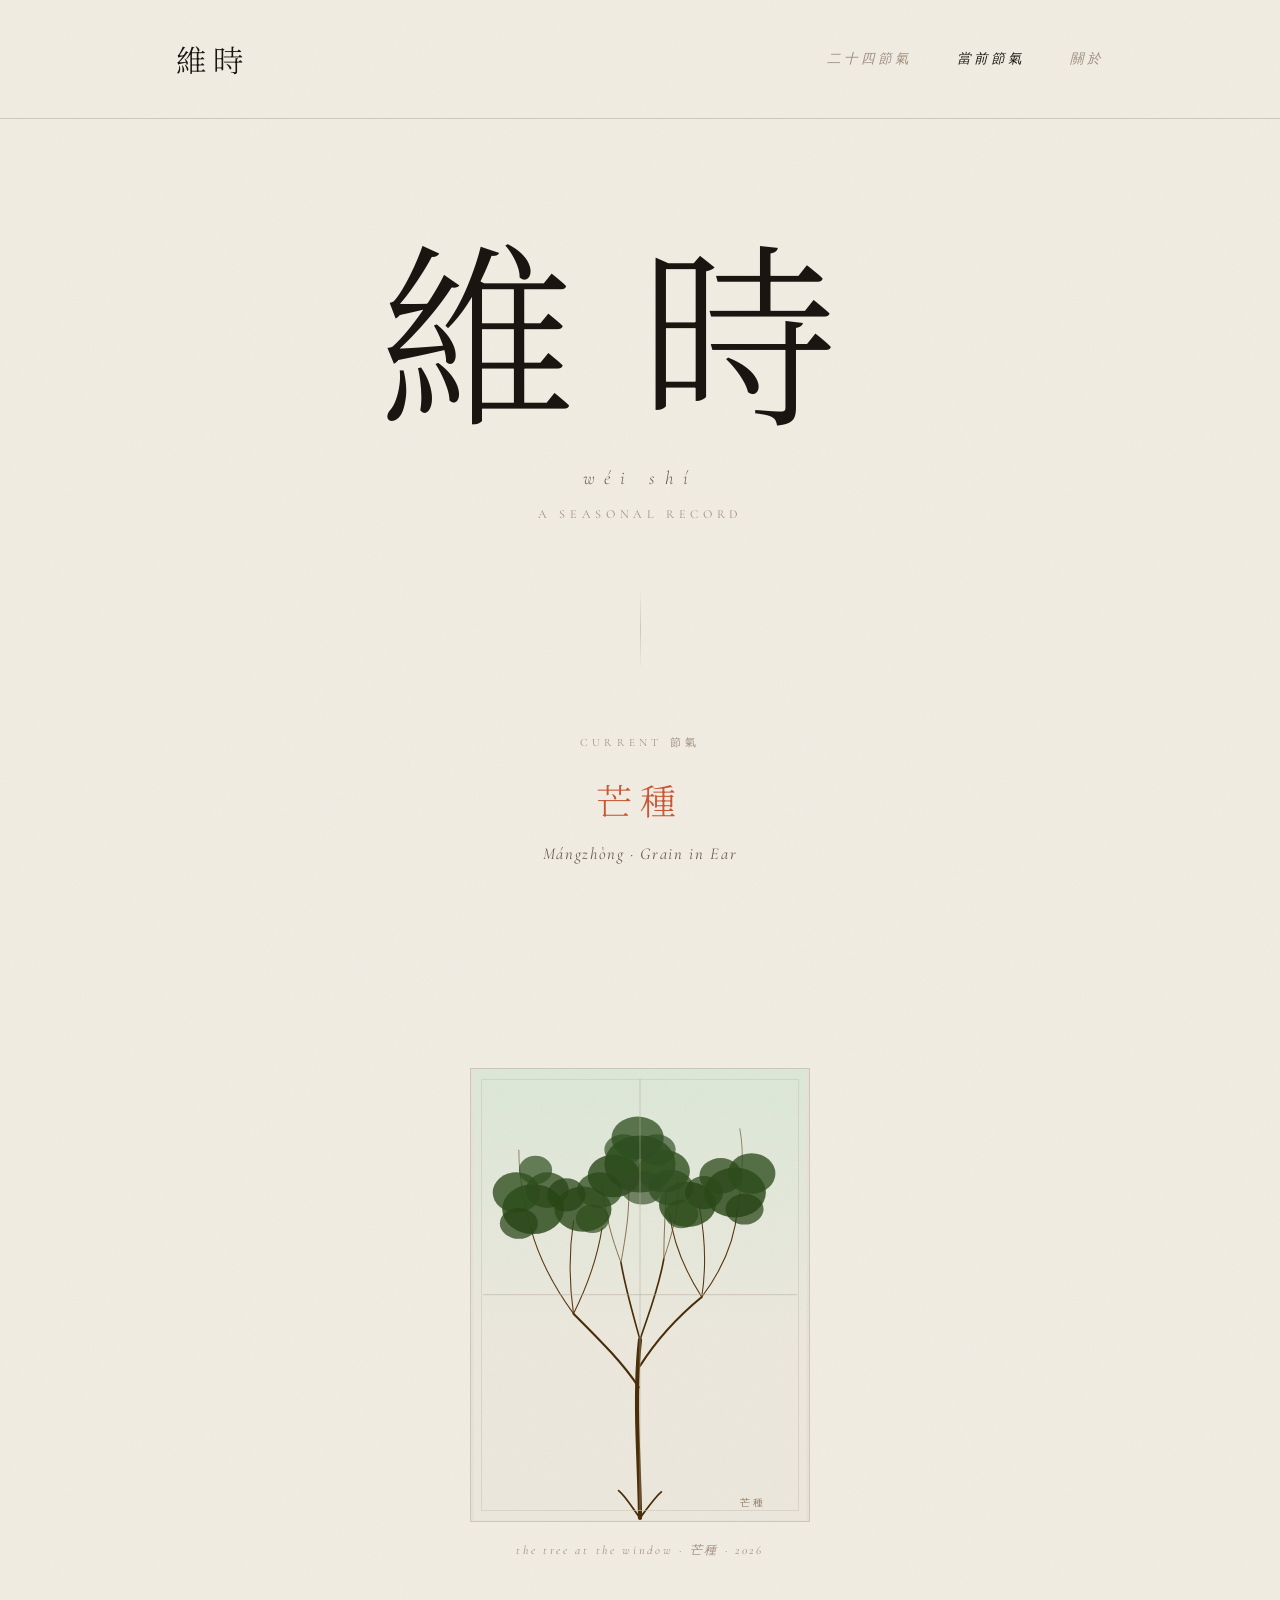
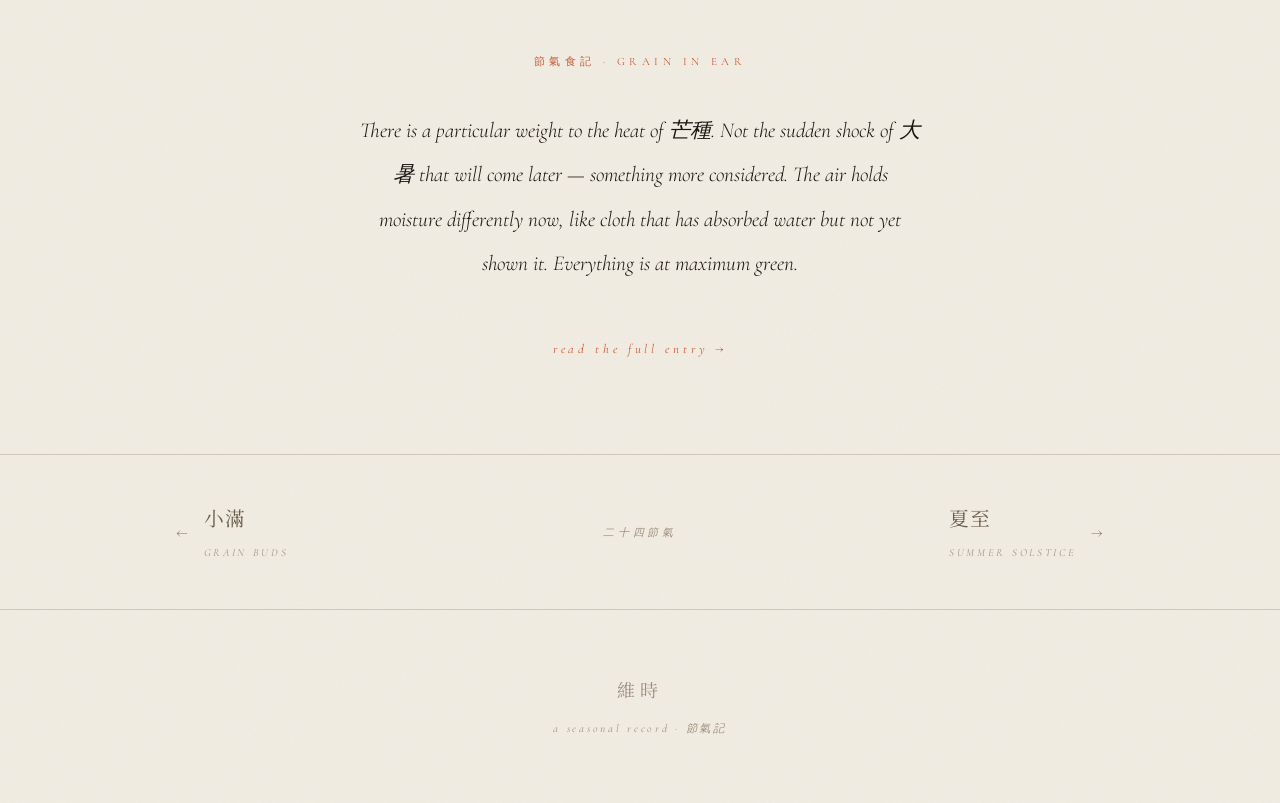
<file: index-cream.html>
<!DOCTYPE html>
<html lang="zh-Hant">
<head>
  <meta charset="UTF-8">
  <meta name="viewport" content="width=device-width, initial-scale=1.0">
  <title>維時 — 節氣記</title>
  <link rel="preconnect" href="https://fonts.googleapis.com">
  <link rel="preconnect" href="https://fonts.gstatic.com" crossorigin>
  <link href="https://fonts.googleapis.com/css2?family=Cormorant+Garamond:ital,wght@0,300;0,400;0,600;1,300;1,400;1,600&family=Noto+Serif+SC:wght@300;400&display=swap" rel="stylesheet">
  <link rel="stylesheet" href="css/main.css">
</head>
<body>

  <header class="site-header">
    <div class="site-header__inner">
      <a href="index.html" class="site-logo">維時</a>
      <nav class="site-nav">
        <a href="jieqi.html">二十四節氣</a>
        <a href="mangzhong.html" class="active">當前節氣</a>
        <a href="#">關於</a>
      </nav>
    </div>
  </header>

  <main>

    <!-- HERO -->
    <section class="hero">
      <div class="hero-logotype">維時</div>
      <div class="hero-sub">wéi shí</div>
      <div class="hero-gloss">a seasonal record</div>

      <div class="hero-spine"></div>

      <div>
        <div class="hero-term-now">current 節氣</div>
        <div class="hero-term-chinese">芒種</div>
        <div class="hero-term-pinyin">Mángzhòng &middot; Grain in Ear</div>
      </div>
    </section>

    <!-- TREE WINDOW -->
    <div class="container">
      <div class="tree-window-wrap">
        <div class="tree-window">
          <!-- One tree. One window. Summer. -->
          <svg xmlns="http://www.w3.org/2000/svg" viewBox="0 0 280 380" class="tree-window__svg"
               role="img" aria-label="Ink sketch: a tree in full summer leaf seen through a window">
            <defs>
              <linearGradient id="sky" x1="0" y1="0" x2="0" y2="1">
                <stop offset="0%" stop-color="#dce8d8"/>
                <stop offset="100%" stop-color="#ede8de"/>
              </linearGradient>
            </defs>

            <!-- ground -->
            <rect width="280" height="380" fill="#ede8de"/>
            <rect width="280" height="240" fill="url(#sky)"/>

            <!-- trunk -->
            <path d="M140 378 C140 365 139 340 138 310 C137 280 137 255 140 228"
                  stroke="#4a2e08" stroke-width="3.5" fill="none" stroke-linecap="round"/>
            <!-- root flare -->
            <path d="M140 378 C134 370 128 360 122 355" stroke="#4a2e08" stroke-width="1.5" fill="none" stroke-linecap="round"/>
            <path d="M140 378 C146 370 153 360 158 356" stroke="#4a2e08" stroke-width="1.5" fill="none" stroke-linecap="round"/>

            <!-- primary branches -->
            <path d="M139 268 C126 248 108 230 84 206"  stroke="#4a2e08" stroke-width="1.8" fill="none" stroke-linecap="round"/>
            <path d="M140 250 C154 228 170 210 192 192"  stroke="#4a2e08" stroke-width="1.8" fill="none" stroke-linecap="round"/>
            <path d="M140 228 C134 206 128 186 124 163"  stroke="#4a2e08" stroke-width="1.4" fill="none" stroke-linecap="round"/>
            <path d="M140 228 C148 204 156 184 160 160"  stroke="#4a2e08" stroke-width="1.4" fill="none" stroke-linecap="round"/>

            <!-- secondary branches L -->
            <path d="M84 206 C68 184 55 160 48 134"   stroke="#5a3810" stroke-width="0.9" fill="none" stroke-linecap="round"/>
            <path d="M84 206 C80 178 80 155 84 128"   stroke="#5a3810" stroke-width="0.9" fill="none" stroke-linecap="round"/>
            <path d="M84 206 C96 182 104 160 108 134"  stroke="#5a3810" stroke-width="0.9" fill="none" stroke-linecap="round"/>

            <!-- secondary branches R -->
            <path d="M192 192 C210 168 220 144 222 118" stroke="#5a3810" stroke-width="0.9" fill="none" stroke-linecap="round"/>
            <path d="M192 192 C196 166 195 142 190 116" stroke="#5a3810" stroke-width="0.9" fill="none" stroke-linecap="round"/>
            <path d="M192 192 C178 170 168 148 165 122"  stroke="#5a3810" stroke-width="0.9" fill="none" stroke-linecap="round"/>

            <!-- tertiary -->
            <path d="M124 163 C116 142 110 120 108 97"  stroke="#6a4418" stroke-width="0.6" fill="none"/>
            <path d="M124 163 C128 140 132 118 130 94"  stroke="#6a4418" stroke-width="0.6" fill="none"/>
            <path d="M160 160 C160 136 162 114 162 90"  stroke="#6a4418" stroke-width="0.6" fill="none"/>
            <path d="M160 160 C168 136 174 114 172 90"  stroke="#6a4418" stroke-width="0.6" fill="none"/>
            <path d="M48 134 C42 112 38 90 38 68"       stroke="#6a4418" stroke-width="0.5" fill="none"/>
            <path d="M222 118 C226 94 228 72 224 50"    stroke="#6a4418" stroke-width="0.5" fill="none"/>

            <!-- leaf masses — summer, full, dense; botanical ink on cream -->
            <!-- far left -->
            <ellipse cx="50" cy="118" rx="26" ry="21" fill="#2a4818" opacity="0.82"/>
            <ellipse cx="36" cy="104" rx="20" ry="17" fill="#2e4e1c" opacity="0.78"/>
            <ellipse cx="62" cy="102" rx="18" ry="15" fill="#2c4a1a" opacity="0.75"/>
            <ellipse cx="38" cy="130" rx="16" ry="13" fill="#284416" opacity="0.72"/>
            <ellipse cx="52" cy="85"  rx="14" ry="12" fill="#305020" opacity="0.70"/>

            <!-- left mid -->
            <ellipse cx="92"  cy="118" rx="24" ry="19" fill="#2c4a1a" opacity="0.80"/>
            <ellipse cx="106" cy="102" rx="19" ry="15" fill="#305020" opacity="0.76"/>
            <ellipse cx="78"  cy="106" rx="16" ry="14" fill="#284416" opacity="0.72"/>
            <ellipse cx="100" cy="126" rx="14" ry="12" fill="#2e4e1c" opacity="0.70"/>

            <!-- center -->
            <ellipse cx="140" cy="80" rx="30" ry="24" fill="#2e5020" opacity="0.84"/>
            <ellipse cx="118" cy="90" rx="22" ry="18" fill="#2a4818" opacity="0.80"/>
            <ellipse cx="160" cy="86" rx="22" ry="18" fill="#305220" opacity="0.80"/>
            <ellipse cx="138" cy="58" rx="22" ry="18" fill="#2c4c1c" opacity="0.74"/>
            <ellipse cx="142" cy="100" rx="18" ry="14" fill="#344e24" opacity="0.65"/>
            <ellipse cx="126" cy="68" rx="16" ry="13" fill="#2e5020" opacity="0.68"/>
            <ellipse cx="154" cy="68" rx="16" ry="13" fill="#304e22" opacity="0.68"/>

            <!-- right mid -->
            <ellipse cx="180" cy="114" rx="24" ry="19" fill="#2c4a1a" opacity="0.80"/>
            <ellipse cx="166" cy="100" rx="19" ry="15" fill="#305020" opacity="0.76"/>
            <ellipse cx="194" cy="104" rx="16" ry="14" fill="#284416" opacity="0.72"/>
            <ellipse cx="175" cy="122" rx="14" ry="12" fill="#2e4e1c" opacity="0.70"/>

            <!-- far right -->
            <ellipse cx="220" cy="104" rx="26" ry="21" fill="#2a4818" opacity="0.82"/>
            <ellipse cx="234" cy="88"  rx="20" ry="17" fill="#2e4e1c" opacity="0.78"/>
            <ellipse cx="208" cy="90"  rx="18" ry="15" fill="#2c4a1a" opacity="0.75"/>
            <ellipse cx="228" cy="118" rx="16" ry="13" fill="#284416" opacity="0.72"/>

            <!-- window panes (very subtle) -->
            <line x1="140" y1="8" x2="140" y2="372" stroke="#b8ad9e" stroke-width="1" opacity="0.45"/>
            <line x1="8"   y1="190" x2="272" y2="190" stroke="#b8ad9e" stroke-width="1" opacity="0.45"/>

            <!-- seasonal glyph, small -->
            <text x="224" y="368" font-family="serif" font-size="8.5" fill="#6a4e2e"
                  letter-spacing="3" opacity="0.7">芒種</text>
          </svg>
        </div>
        <p class="tree-window__caption">the tree at the window &middot; 芒種 &middot; 2026</p>
      </div>

      <!-- ENTRY EXCERPT -->
      <div class="entry-excerpt-wrap">
        <div class="entry-excerpt-label">節氣食記 &middot; grain in ear</div>
        <p class="entry-excerpt-text">
          There is a particular weight to the heat of 芒種. Not the sudden shock of 大暑 that will come later — something more considered. The air holds moisture differently now, like cloth that has absorbed water but not yet shown it. Everything is at maximum green.
        </p>
        <a href="mangzhong.html" class="cta-link">read the full entry &rarr;</a>
      </div>
    </div>

  </main>

  <!-- TERM NAVIGATION -->
  <nav class="term-nav" aria-label="Solar term navigation">
    <div class="term-nav__inner">
      <a href="#" class="term-nav__prev" aria-label="Previous: 小滿">
        <span class="term-nav__arrow">&larr;</span>
        <span>
          <span class="term-nav__chinese">小滿</span>
          <span class="term-nav__label">grain buds</span>
        </span>
      </a>
      <div class="term-nav__center">
        <a href="jieqi.html">二十四節氣</a>
      </div>
      <a href="#" class="term-nav__next" aria-label="Next: 夏至">
        <span>
          <span class="term-nav__chinese">夏至</span>
          <span class="term-nav__label">summer solstice</span>
        </span>
        <span class="term-nav__arrow">&rarr;</span>
      </a>
    </div>
  </nav>

  <footer class="site-footer">
    <span class="site-footer__chinese">維時</span>
    <p class="site-footer__text">a seasonal record &middot; 節氣記</p>
  </footer>

</body>
</html>
</file>
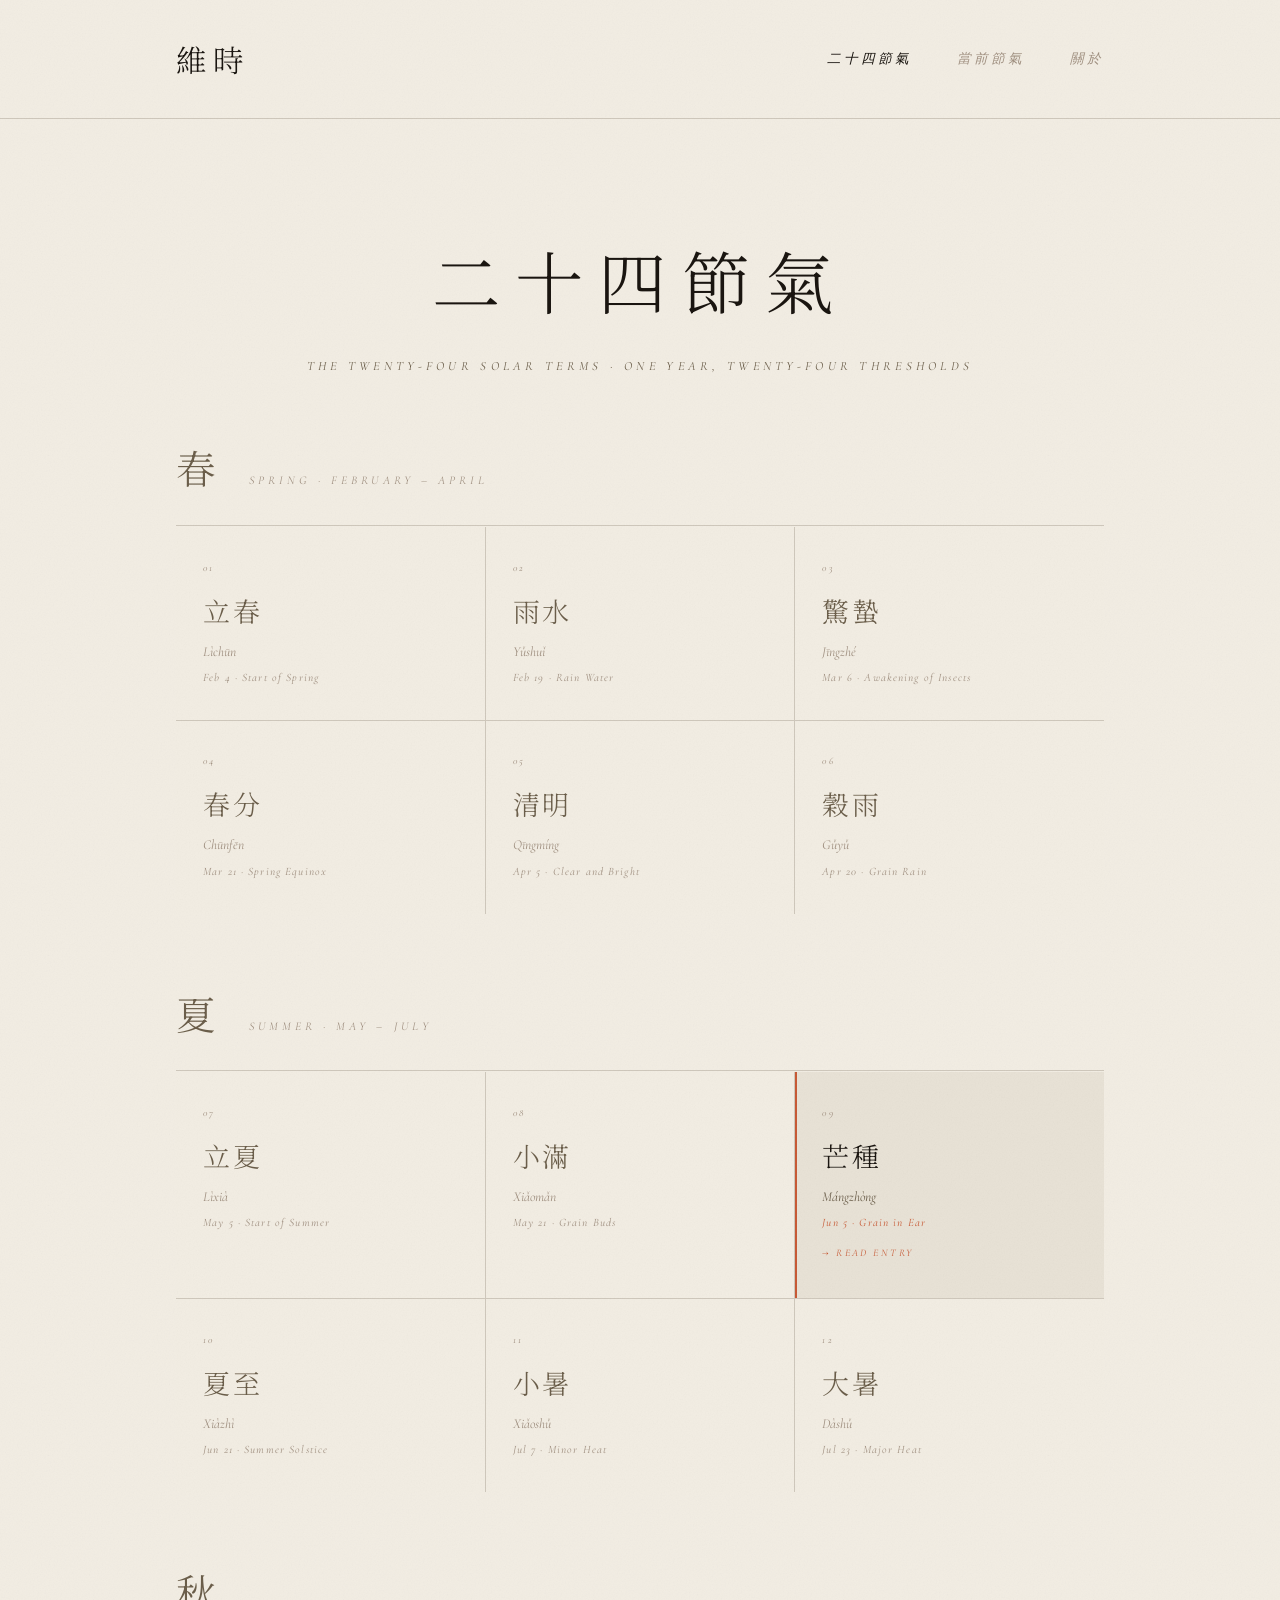
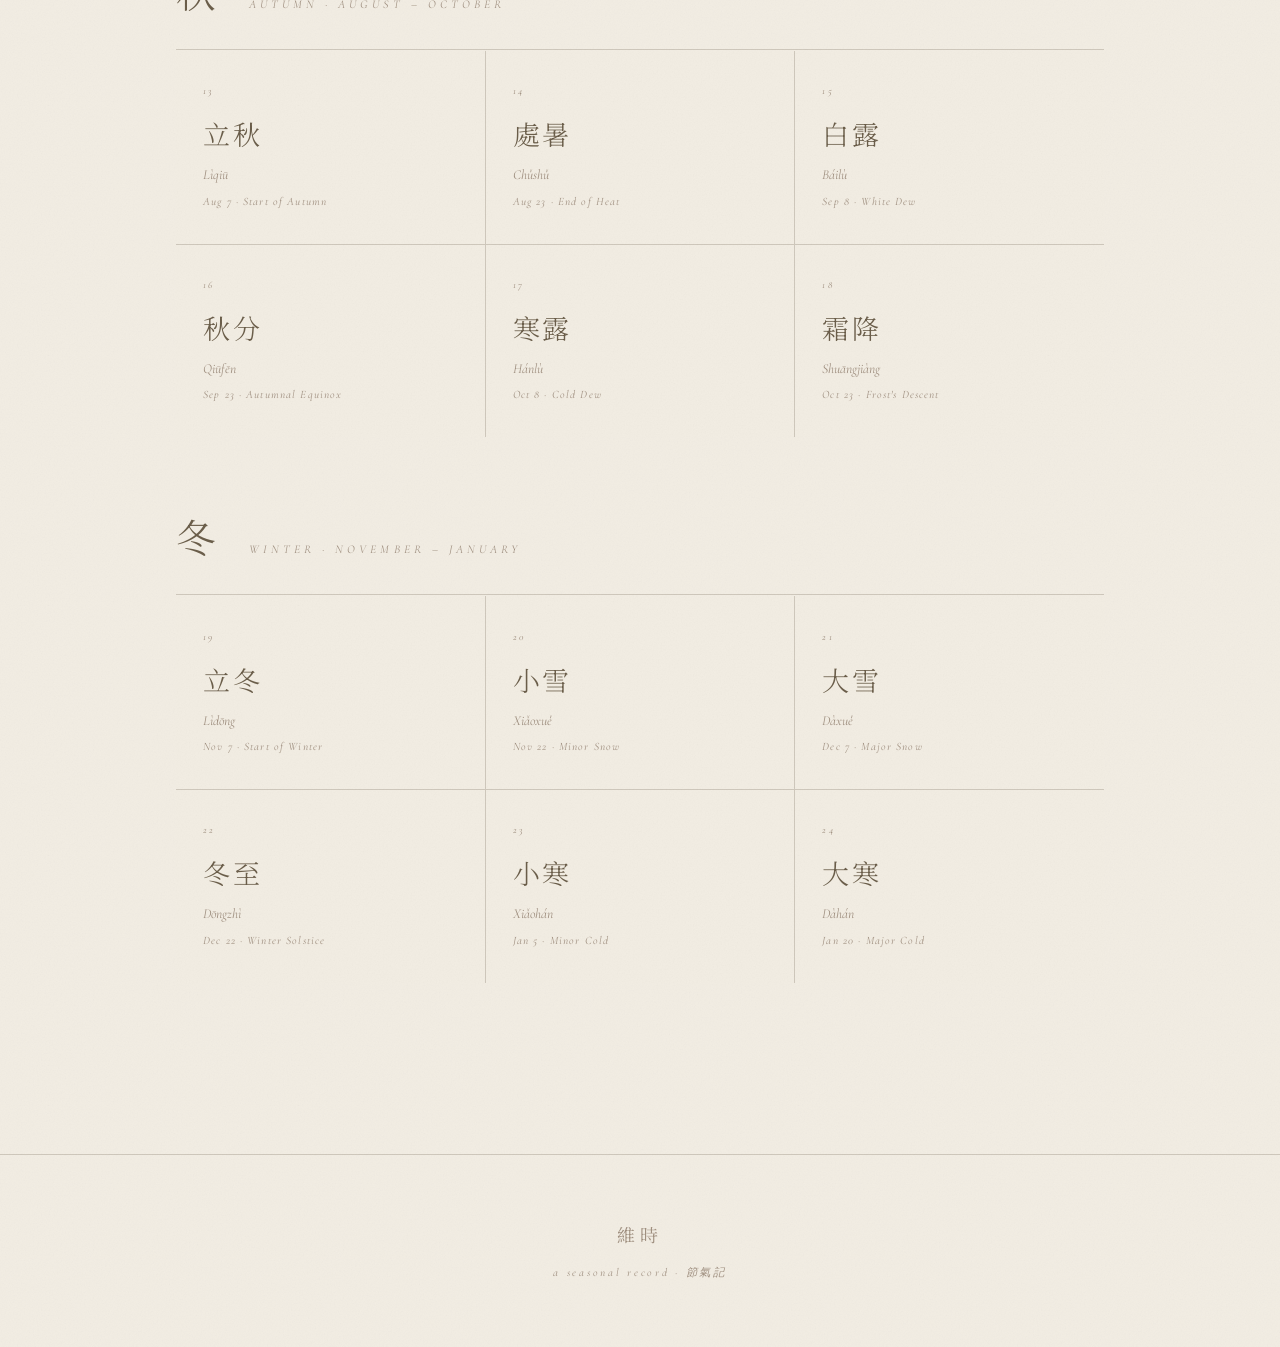
<file: jieqi.html>
<!DOCTYPE html>
<html lang="zh-Hant">
<head>
  <meta charset="UTF-8">
  <meta name="viewport" content="width=device-width, initial-scale=1.0">
  <title>二十四節氣 — 維時</title>
  <link rel="preconnect" href="https://fonts.googleapis.com">
  <link rel="preconnect" href="https://fonts.gstatic.com" crossorigin>
  <link href="https://fonts.googleapis.com/css2?family=Cormorant+Garamond:ital,wght@0,300;0,400;0,600;1,300;1,400;1,600&family=Noto+Serif+SC:wght@300;400&display=swap" rel="stylesheet">
  <link rel="stylesheet" href="css/main.css">
</head>
<body>

  <header class="site-header">
    <div class="site-header__inner">
      <a href="index.html" class="site-logo">維時</a>
      <nav class="site-nav">
        <a href="jieqi.html" class="active">二十四節氣</a>
        <a href="mangzhong.html">當前節氣</a>
        <a href="#">關於</a>
      </nav>
    </div>
  </header>

  <main>
    <div class="container--wide">

      <div class="jieqi-page-header">
        <h1>二十四節氣</h1>
        <div class="jieqi-page-header-sub">The twenty-four solar terms &middot; one year, twenty-four thresholds</div>
      </div>

      <div class="jieqi-index">

        <!-- SPRING -->
        <div class="season-block">
          <div class="season-block__header">
            <span class="season-block__zh">春</span>
            <span class="season-block__en">Spring &middot; February – April</span>
          </div>
          <div class="jieqi-grid">

            <div class="jieqi-item jieqi-item--quiet">
              <div class="jieqi-item__num">01</div>
              <span class="jieqi-item__zh">立春</span>
              <span class="jieqi-item__pinyin">Lìchūn</span>
              <span class="jieqi-item__date">Feb 4 &middot; Start of Spring</span>
            </div>

            <div class="jieqi-item jieqi-item--quiet">
              <div class="jieqi-item__num">02</div>
              <span class="jieqi-item__zh">雨水</span>
              <span class="jieqi-item__pinyin">Yǔshuǐ</span>
              <span class="jieqi-item__date">Feb 19 &middot; Rain Water</span>
            </div>

            <div class="jieqi-item jieqi-item--quiet">
              <div class="jieqi-item__num">03</div>
              <span class="jieqi-item__zh">驚蟄</span>
              <span class="jieqi-item__pinyin">Jīngzhé</span>
              <span class="jieqi-item__date">Mar 6 &middot; Awakening of Insects</span>
            </div>

            <div class="jieqi-item jieqi-item--quiet">
              <div class="jieqi-item__num">04</div>
              <span class="jieqi-item__zh">春分</span>
              <span class="jieqi-item__pinyin">Chūnfēn</span>
              <span class="jieqi-item__date">Mar 21 &middot; Spring Equinox</span>
            </div>

            <div class="jieqi-item jieqi-item--quiet">
              <div class="jieqi-item__num">05</div>
              <span class="jieqi-item__zh">清明</span>
              <span class="jieqi-item__pinyin">Qīngmíng</span>
              <span class="jieqi-item__date">Apr 5 &middot; Clear and Bright</span>
            </div>

            <div class="jieqi-item jieqi-item--quiet">
              <div class="jieqi-item__num">06</div>
              <span class="jieqi-item__zh">穀雨</span>
              <span class="jieqi-item__pinyin">Gǔyǔ</span>
              <span class="jieqi-item__date">Apr 20 &middot; Grain Rain</span>
            </div>

          </div>
        </div>

        <!-- SUMMER -->
        <div class="season-block">
          <div class="season-block__header">
            <span class="season-block__zh">夏</span>
            <span class="season-block__en">Summer &middot; May – July</span>
          </div>
          <div class="jieqi-grid">

            <div class="jieqi-item jieqi-item--quiet">
              <div class="jieqi-item__num">07</div>
              <span class="jieqi-item__zh">立夏</span>
              <span class="jieqi-item__pinyin">Lìxià</span>
              <span class="jieqi-item__date">May 5 &middot; Start of Summer</span>
            </div>

            <div class="jieqi-item jieqi-item--quiet">
              <div class="jieqi-item__num">08</div>
              <span class="jieqi-item__zh">小滿</span>
              <span class="jieqi-item__pinyin">Xiǎomǎn</span>
              <span class="jieqi-item__date">May 21 &middot; Grain Buds</span>
            </div>

            <!-- CURRENT — has entry -->
            <a href="mangzhong.html" class="jieqi-item jieqi-item--active">
              <div class="jieqi-item__num">09</div>
              <span class="jieqi-item__zh">芒種</span>
              <span class="jieqi-item__pinyin">Mángzhòng</span>
              <span class="jieqi-item__date">Jun 5 &middot; Grain in Ear</span>
              <span class="jieqi-item__badge">&#x2192; read entry</span>
            </a>

            <div class="jieqi-item jieqi-item--quiet">
              <div class="jieqi-item__num">10</div>
              <span class="jieqi-item__zh">夏至</span>
              <span class="jieqi-item__pinyin">Xiàzhì</span>
              <span class="jieqi-item__date">Jun 21 &middot; Summer Solstice</span>
            </div>

            <div class="jieqi-item jieqi-item--quiet">
              <div class="jieqi-item__num">11</div>
              <span class="jieqi-item__zh">小暑</span>
              <span class="jieqi-item__pinyin">Xiǎoshǔ</span>
              <span class="jieqi-item__date">Jul 7 &middot; Minor Heat</span>
            </div>

            <div class="jieqi-item jieqi-item--quiet">
              <div class="jieqi-item__num">12</div>
              <span class="jieqi-item__zh">大暑</span>
              <span class="jieqi-item__pinyin">Dàshǔ</span>
              <span class="jieqi-item__date">Jul 23 &middot; Major Heat</span>
            </div>

          </div>
        </div>

        <!-- AUTUMN -->
        <div class="season-block">
          <div class="season-block__header">
            <span class="season-block__zh">秋</span>
            <span class="season-block__en">Autumn &middot; August – October</span>
          </div>
          <div class="jieqi-grid">

            <div class="jieqi-item jieqi-item--quiet">
              <div class="jieqi-item__num">13</div>
              <span class="jieqi-item__zh">立秋</span>
              <span class="jieqi-item__pinyin">Lìqiū</span>
              <span class="jieqi-item__date">Aug 7 &middot; Start of Autumn</span>
            </div>

            <div class="jieqi-item jieqi-item--quiet">
              <div class="jieqi-item__num">14</div>
              <span class="jieqi-item__zh">處暑</span>
              <span class="jieqi-item__pinyin">Chǔshǔ</span>
              <span class="jieqi-item__date">Aug 23 &middot; End of Heat</span>
            </div>

            <div class="jieqi-item jieqi-item--quiet">
              <div class="jieqi-item__num">15</div>
              <span class="jieqi-item__zh">白露</span>
              <span class="jieqi-item__pinyin">Báilù</span>
              <span class="jieqi-item__date">Sep 8 &middot; White Dew</span>
            </div>

            <div class="jieqi-item jieqi-item--quiet">
              <div class="jieqi-item__num">16</div>
              <span class="jieqi-item__zh">秋分</span>
              <span class="jieqi-item__pinyin">Qiūfēn</span>
              <span class="jieqi-item__date">Sep 23 &middot; Autumnal Equinox</span>
            </div>

            <div class="jieqi-item jieqi-item--quiet">
              <div class="jieqi-item__num">17</div>
              <span class="jieqi-item__zh">寒露</span>
              <span class="jieqi-item__pinyin">Hánlù</span>
              <span class="jieqi-item__date">Oct 8 &middot; Cold Dew</span>
            </div>

            <div class="jieqi-item jieqi-item--quiet">
              <div class="jieqi-item__num">18</div>
              <span class="jieqi-item__zh">霜降</span>
              <span class="jieqi-item__pinyin">Shuāngjiàng</span>
              <span class="jieqi-item__date">Oct 23 &middot; Frost's Descent</span>
            </div>

          </div>
        </div>

        <!-- WINTER -->
        <div class="season-block">
          <div class="season-block__header">
            <span class="season-block__zh">冬</span>
            <span class="season-block__en">Winter &middot; November – January</span>
          </div>
          <div class="jieqi-grid">

            <div class="jieqi-item jieqi-item--quiet">
              <div class="jieqi-item__num">19</div>
              <span class="jieqi-item__zh">立冬</span>
              <span class="jieqi-item__pinyin">Lìdōng</span>
              <span class="jieqi-item__date">Nov 7 &middot; Start of Winter</span>
            </div>

            <div class="jieqi-item jieqi-item--quiet">
              <div class="jieqi-item__num">20</div>
              <span class="jieqi-item__zh">小雪</span>
              <span class="jieqi-item__pinyin">Xiǎoxuě</span>
              <span class="jieqi-item__date">Nov 22 &middot; Minor Snow</span>
            </div>

            <div class="jieqi-item jieqi-item--quiet">
              <div class="jieqi-item__num">21</div>
              <span class="jieqi-item__zh">大雪</span>
              <span class="jieqi-item__pinyin">Dàxuě</span>
              <span class="jieqi-item__date">Dec 7 &middot; Major Snow</span>
            </div>

            <div class="jieqi-item jieqi-item--quiet">
              <div class="jieqi-item__num">22</div>
              <span class="jieqi-item__zh">冬至</span>
              <span class="jieqi-item__pinyin">Dōngzhì</span>
              <span class="jieqi-item__date">Dec 22 &middot; Winter Solstice</span>
            </div>

            <div class="jieqi-item jieqi-item--quiet">
              <div class="jieqi-item__num">23</div>
              <span class="jieqi-item__zh">小寒</span>
              <span class="jieqi-item__pinyin">Xiǎohán</span>
              <span class="jieqi-item__date">Jan 5 &middot; Minor Cold</span>
            </div>

            <div class="jieqi-item jieqi-item--quiet">
              <div class="jieqi-item__num">24</div>
              <span class="jieqi-item__zh">大寒</span>
              <span class="jieqi-item__pinyin">Dàhán</span>
              <span class="jieqi-item__date">Jan 20 &middot; Major Cold</span>
            </div>

          </div>
        </div>

      </div>
    </div>
  </main>

  <footer class="site-footer">
    <span class="site-footer__chinese">維時</span>
    <p class="site-footer__text">a seasonal record &middot; 節氣記</p>
  </footer>

</body>
</html>
</file>
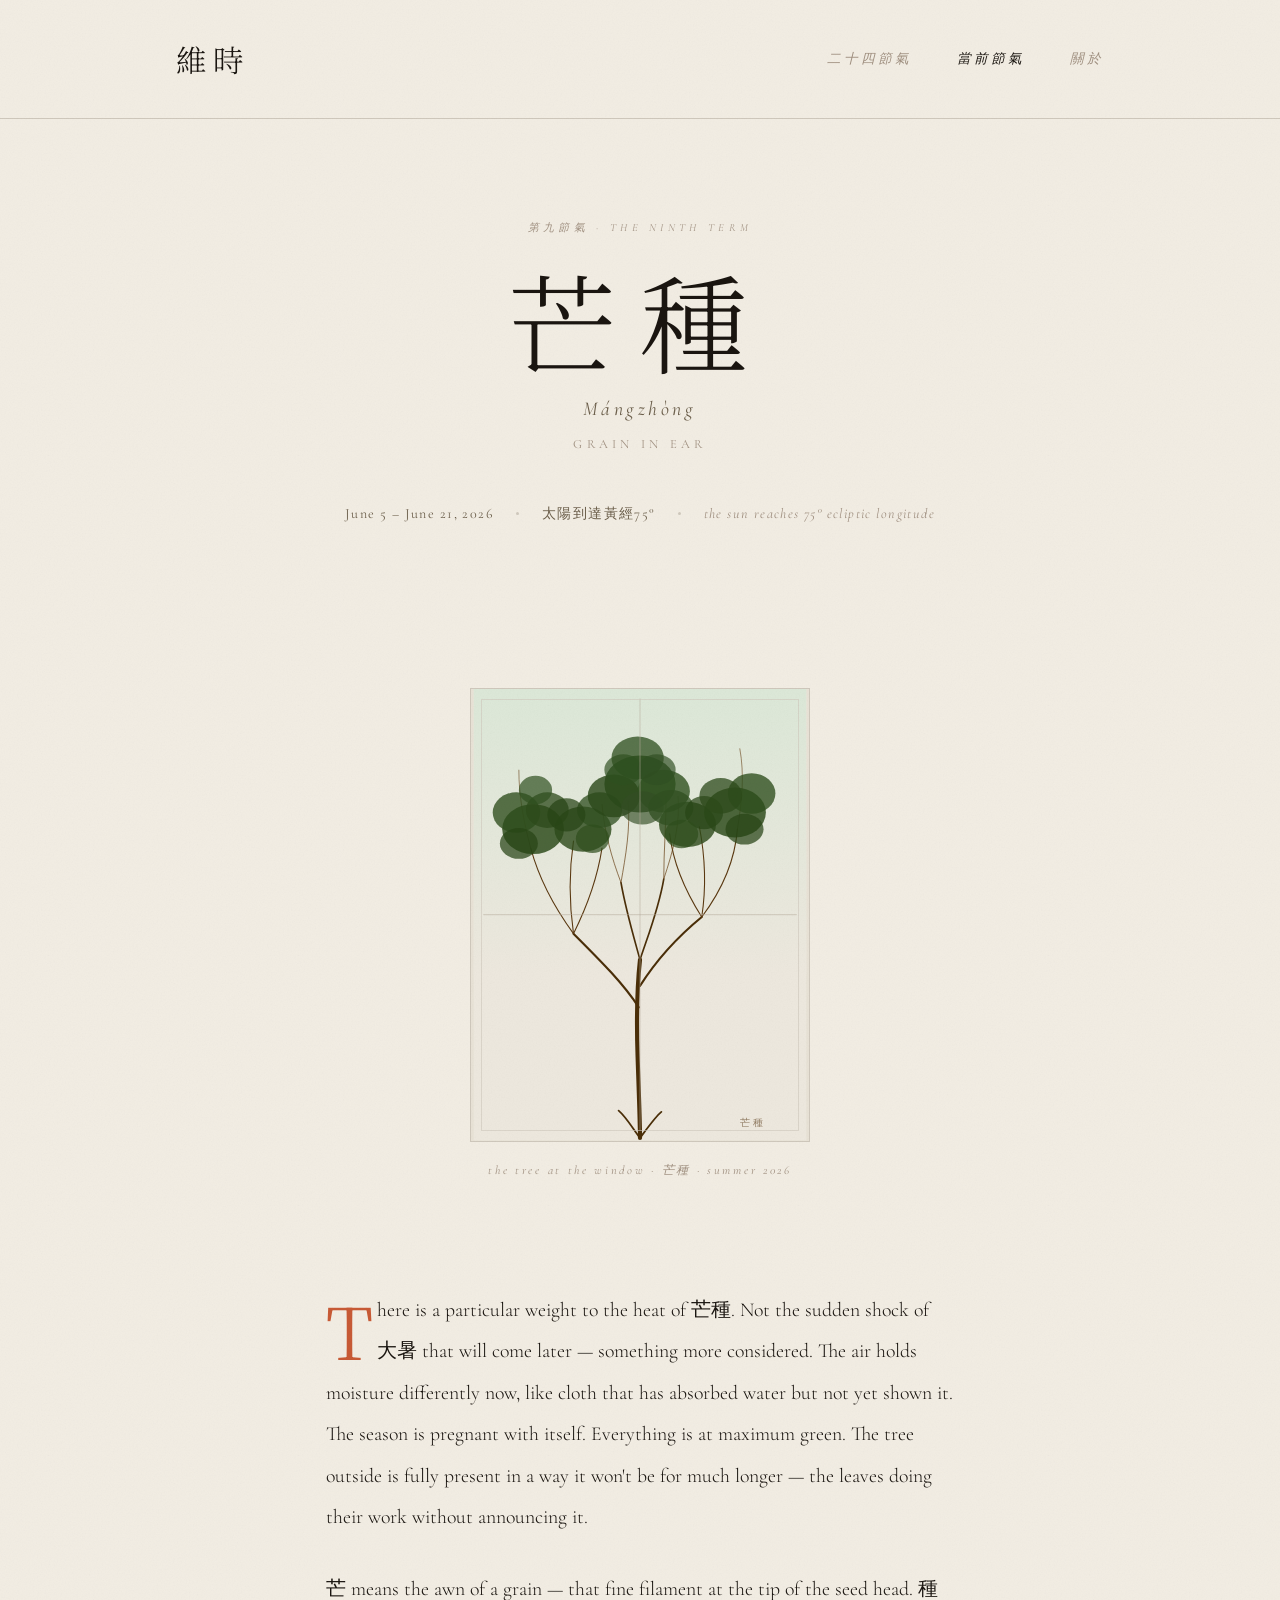
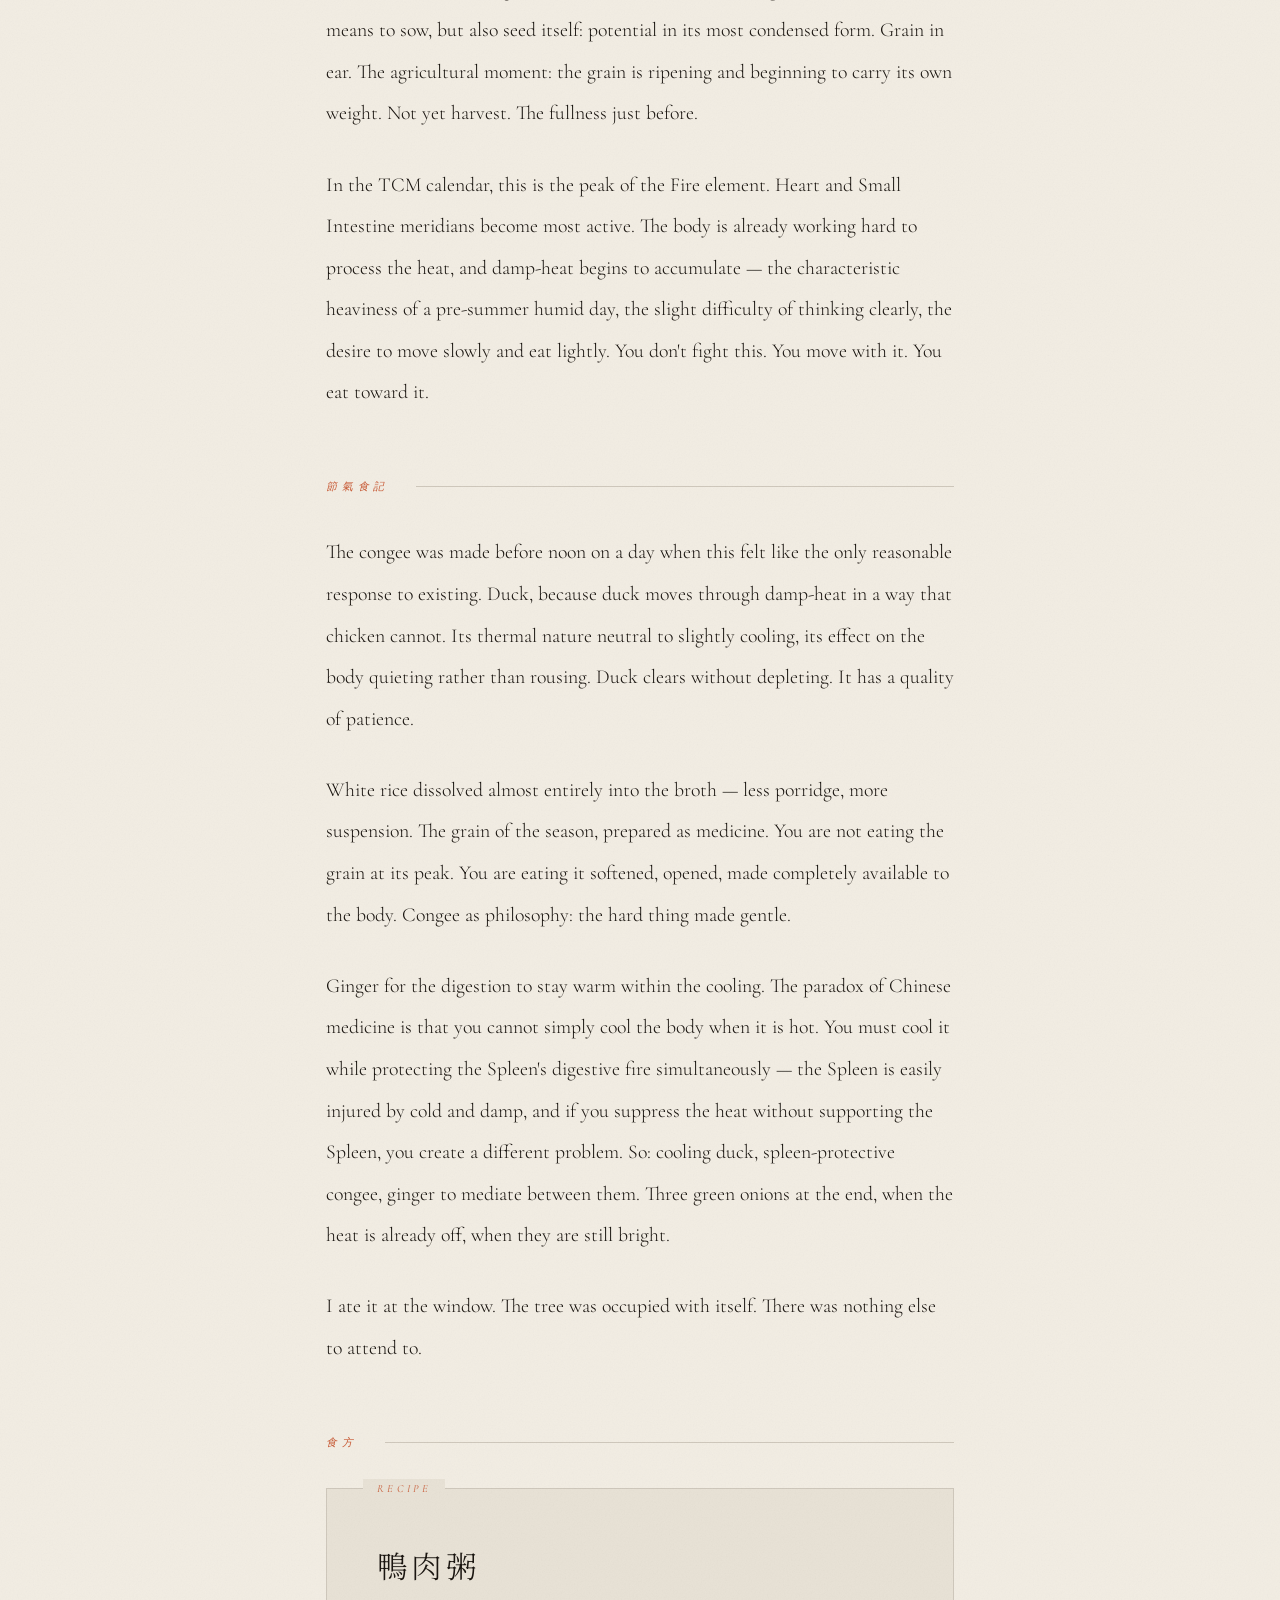
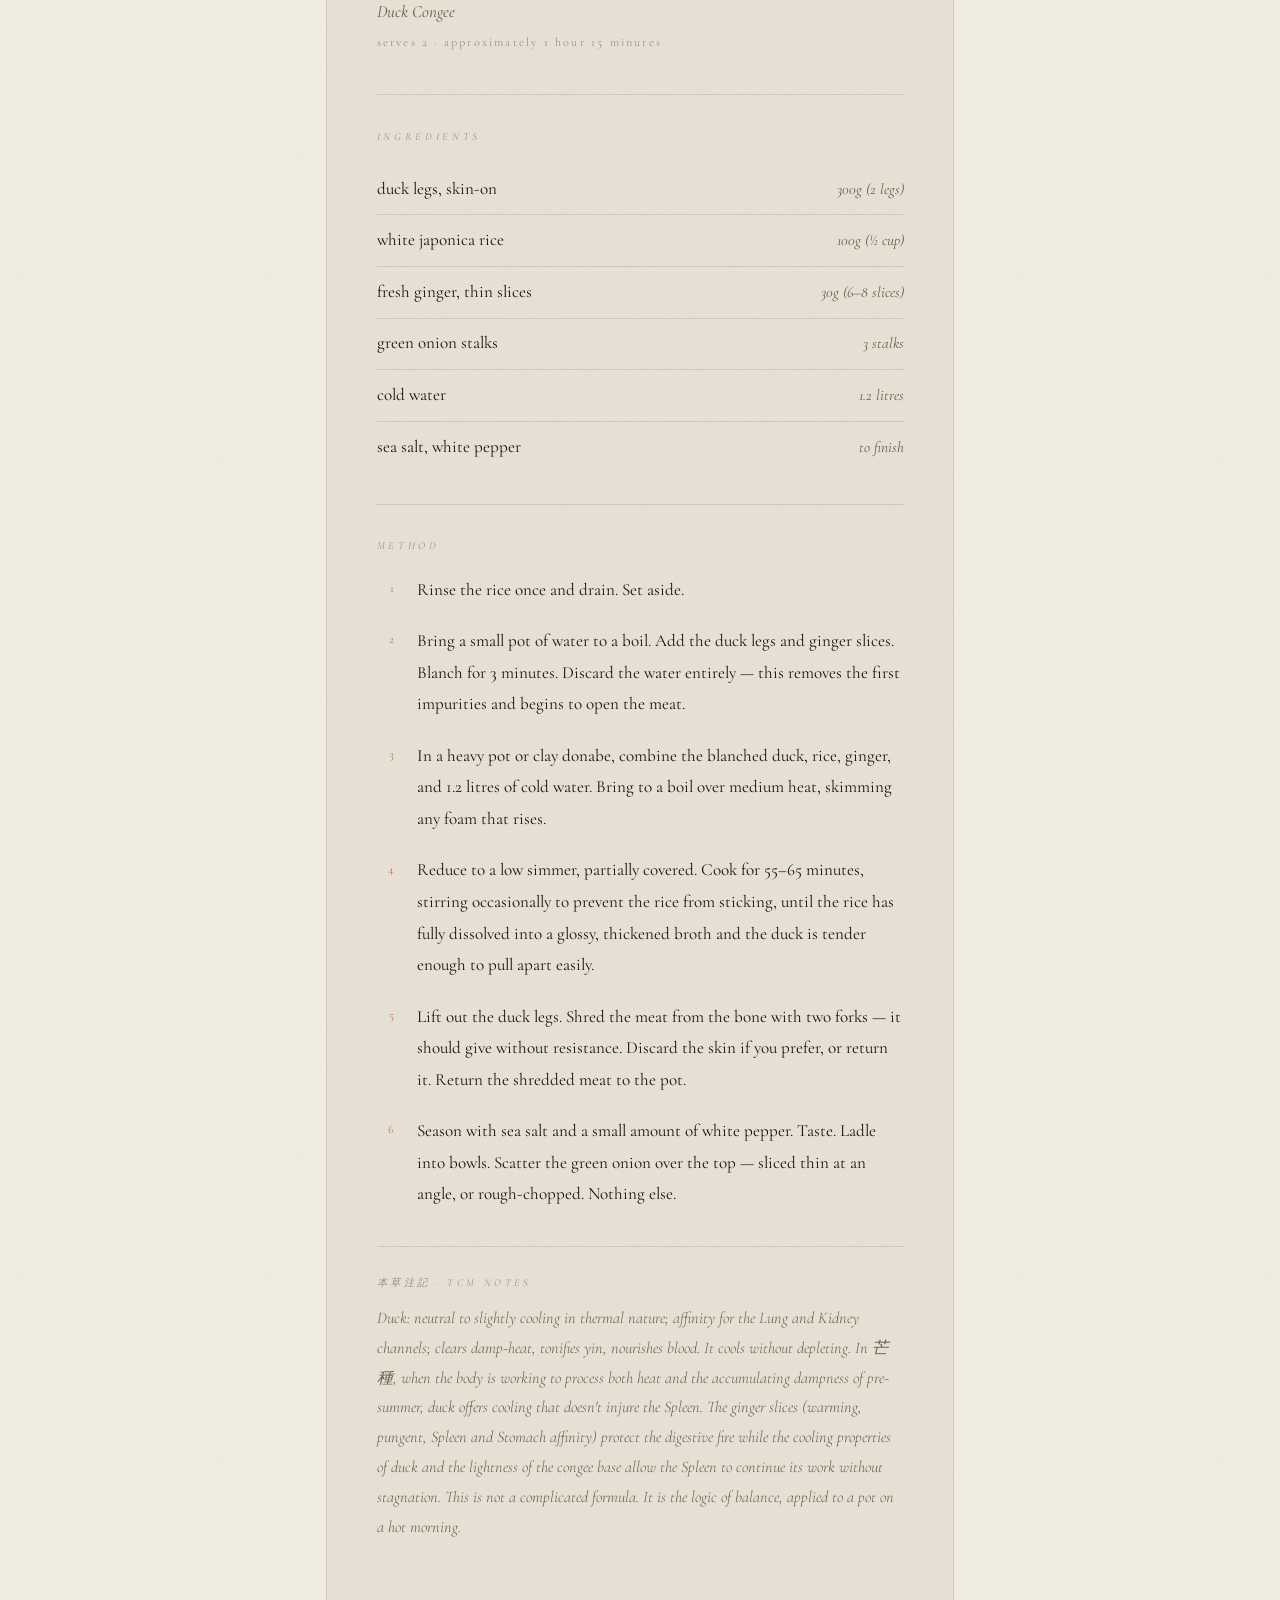
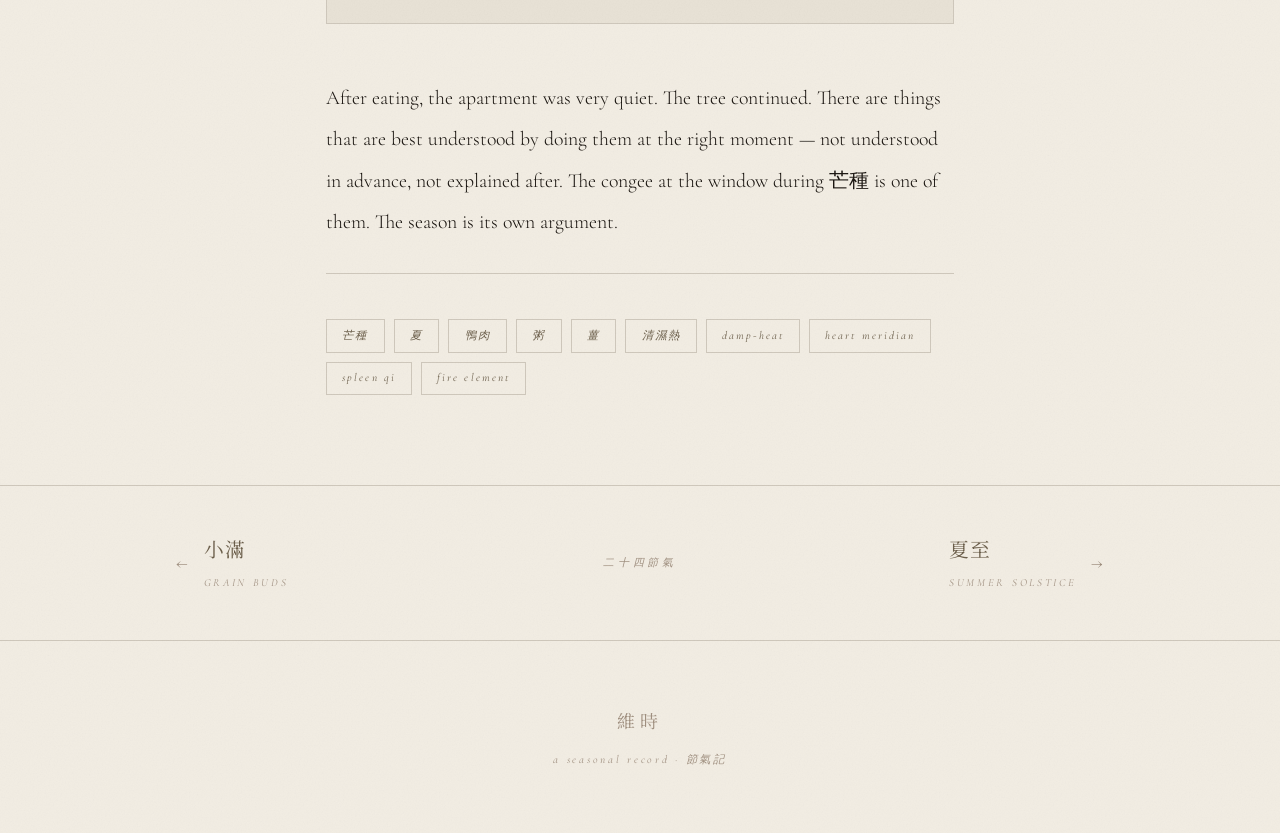
<file: mangzhong.html>
<!DOCTYPE html>
<html lang="zh-Hant">
<head>
  <meta charset="UTF-8">
  <meta name="viewport" content="width=device-width, initial-scale=1.0">
  <title>芒種 Mángzhòng — 維時</title>
  <link rel="preconnect" href="https://fonts.googleapis.com">
  <link rel="preconnect" href="https://fonts.gstatic.com" crossorigin>
  <link href="https://fonts.googleapis.com/css2?family=Cormorant+Garamond:ital,wght@0,300;0,400;0,600;1,300;1,400;1,600&family=Noto+Serif+SC:wght@300;400&display=swap" rel="stylesheet">
  <link rel="stylesheet" href="css/main.css">
</head>
<body>

  <header class="site-header">
    <div class="site-header__inner">
      <a href="index.html" class="site-logo">維時</a>
      <nav class="site-nav">
        <a href="jieqi.html">二十四節氣</a>
        <a href="mangzhong.html" class="active">當前節氣</a>
        <a href="#">關於</a>
      </nav>
    </div>
  </header>

  <main>

    <!-- ENTRY HEADER -->
    <div class="container">
      <header class="entry-page-header">
        <div class="entry-term-num">第九節氣 &middot; the ninth term</div>
        <h1 class="entry-term-name">芒種</h1>
        <div class="entry-term-pinyin">Mángzhòng</div>
        <div class="entry-term-english">Grain in Ear</div>
        <div class="entry-meta-row">
          <span>June 5 – June 21, 2026</span>
          <span class="meta-sep"></span>
          <span>太陽到達黃經75°</span>
          <span class="meta-sep"></span>
          <em>the sun reaches 75° ecliptic longitude</em>
        </div>
      </header>
    </div>

    <!-- TREE WINDOW -->
    <div class="container">
      <div class="tree-window-wrap">
        <div class="tree-window">
          <svg xmlns="http://www.w3.org/2000/svg" viewBox="0 0 280 380" class="tree-window__svg"
               role="img" aria-label="Ink sketch: a tree in full summer leaf seen through a window, 芒種">
            <defs>
              <linearGradient id="sky2" x1="0" y1="0" x2="0" y2="1">
                <stop offset="0%" stop-color="#dce8d8"/>
                <stop offset="100%" stop-color="#ede8de"/>
              </linearGradient>
            </defs>
            <rect width="280" height="380" fill="#ede8de"/>
            <rect width="280" height="240" fill="url(#sky2)"/>
            <path d="M140 378 C140 365 139 340 138 310 C137 280 137 255 140 228"
                  stroke="#4a2e08" stroke-width="3.5" fill="none" stroke-linecap="round"/>
            <path d="M140 378 C134 370 128 360 122 355" stroke="#4a2e08" stroke-width="1.5" fill="none" stroke-linecap="round"/>
            <path d="M140 378 C146 370 153 360 158 356" stroke="#4a2e08" stroke-width="1.5" fill="none" stroke-linecap="round"/>
            <path d="M139 268 C126 248 108 230 84 206"  stroke="#4a2e08" stroke-width="1.8" fill="none" stroke-linecap="round"/>
            <path d="M140 250 C154 228 170 210 192 192"  stroke="#4a2e08" stroke-width="1.8" fill="none" stroke-linecap="round"/>
            <path d="M140 228 C134 206 128 186 124 163"  stroke="#4a2e08" stroke-width="1.4" fill="none" stroke-linecap="round"/>
            <path d="M140 228 C148 204 156 184 160 160"  stroke="#4a2e08" stroke-width="1.4" fill="none" stroke-linecap="round"/>
            <path d="M84 206 C68 184 55 160 48 134"   stroke="#5a3810" stroke-width="0.9" fill="none" stroke-linecap="round"/>
            <path d="M84 206 C80 178 80 155 84 128"   stroke="#5a3810" stroke-width="0.9" fill="none" stroke-linecap="round"/>
            <path d="M84 206 C96 182 104 160 108 134"  stroke="#5a3810" stroke-width="0.9" fill="none" stroke-linecap="round"/>
            <path d="M192 192 C210 168 220 144 222 118" stroke="#5a3810" stroke-width="0.9" fill="none" stroke-linecap="round"/>
            <path d="M192 192 C196 166 195 142 190 116" stroke="#5a3810" stroke-width="0.9" fill="none" stroke-linecap="round"/>
            <path d="M192 192 C178 170 168 148 165 122"  stroke="#5a3810" stroke-width="0.9" fill="none" stroke-linecap="round"/>
            <path d="M124 163 C116 142 110 120 108 97"  stroke="#6a4418" stroke-width="0.6" fill="none"/>
            <path d="M124 163 C128 140 132 118 130 94"  stroke="#6a4418" stroke-width="0.6" fill="none"/>
            <path d="M160 160 C160 136 162 114 162 90"  stroke="#6a4418" stroke-width="0.6" fill="none"/>
            <path d="M160 160 C168 136 174 114 172 90"  stroke="#6a4418" stroke-width="0.6" fill="none"/>
            <path d="M48 134 C42 112 38 90 38 68"       stroke="#6a4418" stroke-width="0.5" fill="none"/>
            <path d="M222 118 C226 94 228 72 224 50"    stroke="#6a4418" stroke-width="0.5" fill="none"/>
            <ellipse cx="50" cy="118" rx="26" ry="21" fill="#2a4818" opacity="0.82"/>
            <ellipse cx="36" cy="104" rx="20" ry="17" fill="#2e4e1c" opacity="0.78"/>
            <ellipse cx="62" cy="102" rx="18" ry="15" fill="#2c4a1a" opacity="0.75"/>
            <ellipse cx="38" cy="130" rx="16" ry="13" fill="#284416" opacity="0.72"/>
            <ellipse cx="52" cy="85"  rx="14" ry="12" fill="#305020" opacity="0.70"/>
            <ellipse cx="92"  cy="118" rx="24" ry="19" fill="#2c4a1a" opacity="0.80"/>
            <ellipse cx="106" cy="102" rx="19" ry="15" fill="#305020" opacity="0.76"/>
            <ellipse cx="78"  cy="106" rx="16" ry="14" fill="#284416" opacity="0.72"/>
            <ellipse cx="100" cy="126" rx="14" ry="12" fill="#2e4e1c" opacity="0.70"/>
            <ellipse cx="140" cy="80" rx="30" ry="24" fill="#2e5020" opacity="0.84"/>
            <ellipse cx="118" cy="90" rx="22" ry="18" fill="#2a4818" opacity="0.80"/>
            <ellipse cx="160" cy="86" rx="22" ry="18" fill="#305220" opacity="0.80"/>
            <ellipse cx="138" cy="58" rx="22" ry="18" fill="#2c4c1c" opacity="0.74"/>
            <ellipse cx="142" cy="100" rx="18" ry="14" fill="#344e24" opacity="0.65"/>
            <ellipse cx="126" cy="68" rx="16" ry="13" fill="#2e5020" opacity="0.68"/>
            <ellipse cx="154" cy="68" rx="16" ry="13" fill="#304e22" opacity="0.68"/>
            <ellipse cx="180" cy="114" rx="24" ry="19" fill="#2c4a1a" opacity="0.80"/>
            <ellipse cx="166" cy="100" rx="19" ry="15" fill="#305020" opacity="0.76"/>
            <ellipse cx="194" cy="104" rx="16" ry="14" fill="#284416" opacity="0.72"/>
            <ellipse cx="175" cy="122" rx="14" ry="12" fill="#2e4e1c" opacity="0.70"/>
            <ellipse cx="220" cy="104" rx="26" ry="21" fill="#2a4818" opacity="0.82"/>
            <ellipse cx="234" cy="88"  rx="20" ry="17" fill="#2e4e1c" opacity="0.78"/>
            <ellipse cx="208" cy="90"  rx="18" ry="15" fill="#2c4a1a" opacity="0.75"/>
            <ellipse cx="228" cy="118" rx="16" ry="13" fill="#284416" opacity="0.72"/>
            <line x1="140" y1="8" x2="140" y2="372" stroke="#b8ad9e" stroke-width="1" opacity="0.45"/>
            <line x1="8"   y1="190" x2="272" y2="190" stroke="#b8ad9e" stroke-width="1" opacity="0.45"/>
            <text x="224" y="368" font-family="serif" font-size="8.5" fill="#6a4e2e"
                  letter-spacing="3" opacity="0.7">芒種</text>
          </svg>
        </div>
        <p class="tree-window__caption">the tree at the window &middot; 芒種 &middot; summer 2026</p>
      </div>
    </div>

    <!-- ENTRY BODY -->
    <div class="container">
      <article class="entry-body">

        <p>
          There is a particular weight to the heat of 芒種. Not the sudden shock of 大暑 that will come later — something more considered. The air holds moisture differently now, like cloth that has absorbed water but not yet shown it. The season is pregnant with itself. Everything is at maximum green. The tree outside is fully present in a way it won't be for much longer — the leaves doing their work without announcing it.
        </p>

        <p>
          芒 means the awn of a grain — that fine filament at the tip of the seed head. 種 means to sow, but also seed itself: potential in its most condensed form. Grain in ear. The agricultural moment: the grain is ripening and beginning to carry its own weight. Not yet harvest. The fullness just before.
        </p>

        <p>
          In the TCM calendar, this is the peak of the Fire element. Heart and Small Intestine meridians become most active. The body is already working hard to process the heat, and damp-heat begins to accumulate — the characteristic heaviness of a pre-summer humid day, the slight difficulty of thinking clearly, the desire to move slowly and eat lightly. You don't fight this. You move with it. You eat toward it.
        </p>

        <div class="section-label">節氣食記</div>

        <p>
          The congee was made before noon on a day when this felt like the only reasonable response to existing. Duck, because duck moves through damp-heat in a way that chicken cannot. Its thermal nature neutral to slightly cooling, its effect on the body quieting rather than rousing. Duck clears without depleting. It has a quality of patience.
        </p>

        <p>
          White rice dissolved almost entirely into the broth — less porridge, more suspension. The grain of the season, prepared as medicine. You are not eating the grain at its peak. You are eating it softened, opened, made completely available to the body. Congee as philosophy: the hard thing made gentle.
        </p>

        <p>
          Ginger for the digestion to stay warm within the cooling. The paradox of Chinese medicine is that you cannot simply cool the body when it is hot. You must cool it while protecting the Spleen's digestive fire simultaneously — the Spleen is easily injured by cold and damp, and if you suppress the heat without supporting the Spleen, you create a different problem. So: cooling duck, spleen-protective congee, ginger to mediate between them. Three green onions at the end, when the heat is already off, when they are still bright.
        </p>

        <p>
          I ate it at the window. The tree was occupied with itself. There was nothing else to attend to.
        </p>

        <!-- RECIPE BLOCK -->
        <div class="section-label">食方</div>

        <div class="recipe">
          <span class="recipe__label">recipe</span>
          <div class="recipe__title-zh">鴨肉粥</div>
          <div class="recipe__title-en">Duck Congee</div>
          <div class="recipe__yield">serves 2 &middot; approximately 1 hour 15 minutes</div>

          <hr>

          <div class="recipe__subhead">ingredients</div>
          <ul class="recipe-ingredients">
            <li>
              <span>duck legs, skin-on</span>
              <span class="ingredient-qty">300g (2 legs)</span>
            </li>
            <li>
              <span>white japonica rice</span>
              <span class="ingredient-qty">100g (½ cup)</span>
            </li>
            <li>
              <span>fresh ginger, thin slices</span>
              <span class="ingredient-qty">30g (6–8 slices)</span>
            </li>
            <li>
              <span>green onion stalks</span>
              <span class="ingredient-qty">3 stalks</span>
            </li>
            <li>
              <span>cold water</span>
              <span class="ingredient-qty">1.2 litres</span>
            </li>
            <li>
              <span>sea salt, white pepper</span>
              <span class="ingredient-qty">to finish</span>
            </li>
          </ul>

          <hr>

          <div class="recipe__subhead">method</div>
          <ol class="recipe-method">
            <li>Rinse the rice once and drain. Set aside.</li>
            <li>Bring a small pot of water to a boil. Add the duck legs and ginger slices. Blanch for 3 minutes. Discard the water entirely — this removes the first impurities and begins to open the meat.</li>
            <li>In a heavy pot or clay donabe, combine the blanched duck, rice, ginger, and 1.2 litres of cold water. Bring to a boil over medium heat, skimming any foam that rises.</li>
            <li>Reduce to a low simmer, partially covered. Cook for 55–65 minutes, stirring occasionally to prevent the rice from sticking, until the rice has fully dissolved into a glossy, thickened broth and the duck is tender enough to pull apart easily.</li>
            <li>Lift out the duck legs. Shred the meat from the bone with two forks — it should give without resistance. Discard the skin if you prefer, or return it. Return the shredded meat to the pot.</li>
            <li>Season with sea salt and a small amount of white pepper. Taste. Ladle into bowls. Scatter the green onion over the top — sliced thin at an angle, or rough-chopped. Nothing else.</li>
          </ol>

          <div class="recipe__tcm">
            <div class="recipe__tcm-label">本草注記 &middot; TCM notes</div>
            <p>
              Duck: neutral to slightly cooling in thermal nature; affinity for the Lung and Kidney channels; clears damp-heat, tonifies yin, nourishes blood. It cools without depleting. In 芒種, when the body is working to process both heat and the accumulating dampness of pre-summer, duck offers cooling that doesn't injure the Spleen. The ginger slices (warming, pungent, Spleen and Stomach affinity) protect the digestive fire while the cooling properties of duck and the lightness of the congee base allow the Spleen to continue its work without stagnation. This is not a complicated formula. It is the logic of balance, applied to a pot on a hot morning.
            </p>
          </div>
        </div>

        <p>
          After eating, the apartment was very quiet. The tree continued. There are things that are best understood by doing them at the right moment — not understood in advance, not explained after. The congee at the window during 芒種 is one of them. The season is its own argument.
        </p>

        <!-- TAGS -->
        <div class="entry-tags">
          <span class="entry-tag">芒種</span>
          <span class="entry-tag">夏</span>
          <span class="entry-tag">鴨肉</span>
          <span class="entry-tag">粥</span>
          <span class="entry-tag">薑</span>
          <span class="entry-tag">清濕熱</span>
          <span class="entry-tag">damp-heat</span>
          <span class="entry-tag">heart meridian</span>
          <span class="entry-tag">spleen qi</span>
          <span class="entry-tag">fire element</span>
        </div>

      </article>
    </div>

  </main>

  <!-- TERM NAVIGATION -->
  <nav class="term-nav" aria-label="Solar term navigation">
    <div class="term-nav__inner">
      <a href="#" class="term-nav__prev" aria-label="Previous: 小滿">
        <span class="term-nav__arrow">&larr;</span>
        <span>
          <span class="term-nav__chinese">小滿</span>
          <span class="term-nav__label">grain buds</span>
        </span>
      </a>
      <div class="term-nav__center">
        <a href="jieqi.html">二十四節氣</a>
      </div>
      <a href="#" class="term-nav__next" aria-label="Next: 夏至">
        <span>
          <span class="term-nav__chinese">夏至</span>
          <span class="term-nav__label">summer solstice</span>
        </span>
        <span class="term-nav__arrow">&rarr;</span>
      </a>
    </div>
  </nav>

  <footer class="site-footer">
    <span class="site-footer__chinese">維時</span>
    <p class="site-footer__text">a seasonal record &middot; 節氣記</p>
  </footer>

</body>
</html>
</file>
<file: css/main.css>
@import url('https://fonts.googleapis.com/css2?family=Cormorant+Garamond:ital,wght@0,300;0,400;0,600;1,300;1,400;1,600&family=Noto+Serif+SC:wght@300;400&display=swap');

*, *::before, *::after {
  box-sizing: border-box;
  margin: 0;
  padding: 0;
}

:root {
  --bg:          #f2ede3;
  --bg-raised:   #e8e2d6;
  --bg-surface:  #ddd7ca;
  --text:        #1a1510;
  --text-muted:  #6b5e4a;
  --text-quiet:  #a09080;
  --accent:      #c85a35;
  --rule:        #cfc8bc;
  --font-latin:  'Cormorant Garamond', 'Times New Roman', Georgia, serif;
  --font-zh:     'Noto Serif SC', 'STSong', 'SimSun', serif;
}

html {
  font-size: 18px;
  scroll-behavior: smooth;
}

body {
  background-color: var(--bg);
  color: var(--text);
  font-family: var(--font-latin);
  font-weight: 400;
  line-height: 1.8;
  min-height: 100vh;
  overflow-x: hidden;
  animation: pageIn 0.55s ease both;
}

@keyframes pageIn {
  from { opacity: 0; transform: translateY(8px); }
  to   { opacity: 1; transform: translateY(0); }
}

/* paper grain — css svg turbulence, multiply blend darkens light ground */
body::after {
  content: '';
  position: fixed;
  inset: 0;
  pointer-events: none;
  z-index: 9999;
  background-image: url("data:image/svg+xml,%3Csvg xmlns='http://www.w3.org/2000/svg' width='250' height='250'%3E%3Cfilter id='n'%3E%3CfeTurbulence type='fractalNoise' baseFrequency='0.75' numOctaves='4' stitchTiles='stitch'/%3E%3CfeColorMatrix type='saturate' values='0'/%3E%3C/filter%3E%3Crect width='250' height='250' filter='url(%23n)'/%3E%3C/svg%3E");
  background-size: 250px 250px;
  opacity: 0.055;
  mix-blend-mode: multiply;
}

a { color: inherit; text-decoration: none; }

/* ── LAYOUT ─────────────────────────────────── */

.container {
  max-width: 700px;
  margin: 0 auto;
  padding: 0 2rem;
}

.container--wide {
  max-width: 1000px;
  margin: 0 auto;
  padding: 0 2rem;
}

/* ── SITE HEADER ─────────────────────────────── */

.site-header {
  padding: 1.75rem 0;
  border-bottom: 1px solid var(--rule);
}

.site-header__inner {
  display: flex;
  align-items: center;
  justify-content: space-between;
  max-width: 1000px;
  margin: 0 auto;
  padding: 0 2rem;
}

.site-logo {
  font-family: var(--font-zh);
  font-weight: 300;
  font-size: 1.7rem;
  letter-spacing: 0.2em;
  color: var(--text);
  transition: opacity 0.2s;
}
.site-logo:hover { opacity: 0.5; }

.site-nav {
  display: flex;
  gap: 2.5rem;
  align-items: center;
}

.site-nav a {
  color: var(--text-quiet);
  font-size: 0.75rem;
  letter-spacing: 0.22em;
  text-transform: lowercase;
  transition: color 0.2s;
  font-family: var(--font-latin);
  font-style: italic;
}
.site-nav a:hover,
.site-nav a.active { color: var(--text); }

/* ── HERO ────────────────────────────────────── */

.hero {
  min-height: 86vh;
  display: flex;
  flex-direction: column;
  align-items: center;
  justify-content: center;
  text-align: center;
  padding: 6rem 2rem;
  position: relative;
}

.hero-logotype {
  font-family: var(--font-zh);
  font-weight: 300;
  font-size: clamp(6rem, 18vw, 11rem);
  letter-spacing: 0.32em;
  line-height: 1;
  color: var(--text);
  margin-bottom: 2rem;
}

.hero-sub {
  font-family: var(--font-latin);
  font-style: italic;
  font-weight: 300;
  font-size: 1.05rem;
  letter-spacing: 0.52em;
  color: var(--text-muted);
  margin-bottom: 0.5rem;
}

.hero-gloss {
  font-size: 0.68rem;
  letter-spacing: 0.38em;
  text-transform: uppercase;
  color: var(--text-quiet);
}

.hero-spine {
  width: 1px;
  height: 4.5rem;
  background: linear-gradient(to bottom, transparent, var(--rule), transparent);
  margin: 3.5rem auto;
}

.hero-term-now {
  font-size: 0.62rem;
  letter-spacing: 0.38em;
  text-transform: uppercase;
  color: var(--text-quiet);
  margin-bottom: 0.85rem;
}

.hero-term-chinese {
  font-family: var(--font-zh);
  font-weight: 300;
  font-size: 2rem;
  letter-spacing: 0.22em;
  color: var(--accent);
  margin-bottom: 0.4rem;
}

.hero-term-pinyin {
  font-style: italic;
  font-size: 0.92rem;
  color: var(--text-muted);
  letter-spacing: 0.1em;
}

/* ── TREE WINDOW ─────────────────────────────── */

.tree-window-wrap {
  margin: 5rem auto;
  max-width: 340px;
  width: 100%;
}

.tree-window {
  position: relative;
  border: 1px solid var(--rule);
  aspect-ratio: 3 / 4;
  overflow: hidden;
  background: var(--bg-raised);
}

.tree-window::before {
  content: '';
  position: absolute;
  inset: 10px;
  border: 1px solid var(--rule);
  pointer-events: none;
  z-index: 2;
  opacity: 0.6;
}

.tree-window__svg {
  width: 100%;
  height: 100%;
  display: block;
}

.tree-window__caption {
  text-align: center;
  margin-top: 1rem;
  font-size: 0.68rem;
  letter-spacing: 0.22em;
  color: var(--text-quiet);
  font-style: italic;
}

/* ── ENTRY EXCERPT ───────────────────────────── */

.entry-excerpt-wrap {
  text-align: center;
  max-width: 560px;
  margin: 0 auto 5rem;
}

.entry-excerpt-label {
  font-size: 0.62rem;
  letter-spacing: 0.4em;
  text-transform: uppercase;
  color: var(--accent);
  margin-bottom: 2rem;
}

.entry-excerpt-text {
  font-size: 1.18rem;
  font-weight: 300;
  font-style: italic;
  line-height: 2.1;
  color: var(--text);
  margin-bottom: 2.5rem;
}

.cta-link {
  display: inline-block;
  font-size: 0.72rem;
  letter-spacing: 0.3em;
  text-transform: lowercase;
  font-style: italic;
  color: var(--accent);
  border-bottom: 1px solid transparent;
  padding-bottom: 2px;
  transition: border-color 0.25s;
}
.cta-link:hover { border-color: var(--accent); }

/* ── TERM NAVIGATION ─────────────────────────── */

.term-nav {
  border-top: 1px solid var(--rule);
  padding: 2.5rem 0;
}

.term-nav__inner {
  display: grid;
  grid-template-columns: 1fr auto 1fr;
  align-items: center;
  gap: 1rem;
  max-width: 1000px;
  margin: 0 auto;
  padding: 0 2rem;
}

.term-nav__prev,
.term-nav__next {
  display: flex;
  align-items: center;
  gap: 0.8rem;
  font-size: 0.82rem;
  letter-spacing: 0.08em;
  color: var(--text-muted);
  transition: color 0.2s;
}
.term-nav__next { justify-content: flex-end; }

.term-nav__prev:hover,
.term-nav__next:hover { color: var(--text); }

.term-nav__arrow {
  font-size: 1rem;
  color: var(--text-quiet);
}

.term-nav__chinese {
  font-family: var(--font-zh);
  font-size: 1.1rem;
  display: block;
  margin-bottom: 0.1rem;
}

.term-nav__label {
  font-size: 0.6rem;
  letter-spacing: 0.25em;
  text-transform: uppercase;
  color: var(--text-quiet);
  font-style: italic;
}

.term-nav__center a {
  font-size: 0.6rem;
  letter-spacing: 0.34em;
  text-transform: uppercase;
  color: var(--text-quiet);
  transition: color 0.2s;
  text-align: center;
  display: block;
  font-style: italic;
}
.term-nav__center a:hover { color: var(--text-muted); }

/* ── SITE FOOTER ─────────────────────────────── */

.site-footer {
  border-top: 1px solid var(--rule);
  padding: 3.5rem 0;
  text-align: center;
}

.site-footer__chinese {
  font-family: var(--font-zh);
  font-size: 1rem;
  letter-spacing: 0.3em;
  color: var(--text-quiet);
  display: block;
  margin-bottom: 0.75rem;
}

.site-footer__text {
  font-size: 0.63rem;
  letter-spacing: 0.24em;
  color: var(--text-quiet);
  font-style: italic;
}

/* ── ENTRY PAGE HEADER ───────────────────────── */

.entry-page-header {
  padding: 5.5rem 0 4rem;
  text-align: center;
}

.entry-term-num {
  font-size: 0.6rem;
  letter-spacing: 0.4em;
  text-transform: uppercase;
  color: var(--text-quiet);
  margin-bottom: 1.6rem;
  font-style: italic;
}

.entry-term-name {
  font-family: var(--font-zh);
  font-weight: 300;
  font-size: clamp(3.5rem, 10vw, 6rem);
  letter-spacing: 0.22em;
  line-height: 1;
  margin-bottom: 1rem;
  color: var(--text);
}

.entry-term-pinyin {
  font-style: italic;
  font-size: 1.1rem;
  color: var(--text-muted);
  letter-spacing: 0.18em;
  margin-bottom: 0.3rem;
}

.entry-term-english {
  font-size: 0.7rem;
  letter-spacing: 0.34em;
  text-transform: uppercase;
  color: var(--text-quiet);
}

.entry-meta-row {
  display: flex;
  align-items: center;
  justify-content: center;
  gap: 1rem;
  margin-top: 2.5rem;
  font-size: 0.78rem;
  letter-spacing: 0.1em;
  color: var(--text-muted);
  flex-wrap: wrap;
}

.meta-sep {
  display: inline-block;
  width: 3px;
  height: 3px;
  border-radius: 50%;
  background: var(--rule);
  margin: 0 0.25rem;
  vertical-align: middle;
}

.entry-meta-row em {
  font-style: italic;
  color: var(--text-quiet);
}

/* ── ENTRY BODY ──────────────────────────────── */

.entry-body {
  padding: 1rem 0 5rem;
}

.entry-body p {
  font-size: 1.1rem;
  line-height: 2.1;
  color: var(--text);
  margin-bottom: 1.65rem;
  font-weight: 300;
}

.entry-body > p:first-of-type::first-letter {
  font-family: var(--font-zh);
  font-size: 4rem;
  line-height: 0.72;
  float: left;
  margin-right: 0.06em;
  margin-top: 0.2em;
  color: var(--accent);
}

.section-label {
  font-size: 0.6rem;
  letter-spacing: 0.44em;
  text-transform: uppercase;
  color: var(--accent);
  display: flex;
  align-items: center;
  gap: 1.5rem;
  margin: 3.5rem 0 2rem;
  font-style: italic;
}

.section-label::after {
  content: '';
  flex: 1;
  height: 1px;
  background: var(--rule);
}

/* ── RECIPE BLOCK ────────────────────────────── */

.recipe {
  border: 1px solid var(--rule);
  padding: 2.75rem;
  margin: 2rem 0 3rem;
  background: var(--bg-raised);
  position: relative;
}

.recipe__label {
  position: absolute;
  top: -0.58rem;
  left: 2rem;
  background: var(--bg-raised);
  padding: 0 0.75rem;
  font-size: 0.6rem;
  letter-spacing: 0.34em;
  text-transform: uppercase;
  color: var(--accent);
  font-style: italic;
}

.recipe__title-zh {
  font-family: var(--font-zh);
  font-weight: 300;
  font-size: 1.7rem;
  letter-spacing: 0.12em;
  margin-bottom: 0.2rem;
  color: var(--text);
}

.recipe__title-en {
  font-style: italic;
  font-size: 0.95rem;
  color: var(--text-muted);
  margin-bottom: 0.2rem;
}

.recipe__yield {
  font-size: 0.68rem;
  letter-spacing: 0.18em;
  color: var(--text-quiet);
  margin-bottom: 2.25rem;
}

.recipe hr {
  height: 1px;
  background: var(--rule);
  border: none;
  margin: 1.75rem 0;
}

.recipe__subhead {
  font-size: 0.6rem;
  letter-spacing: 0.34em;
  text-transform: uppercase;
  color: var(--text-quiet);
  margin-bottom: 1rem;
  font-style: italic;
}

.recipe-ingredients {
  list-style: none;
  margin-bottom: 0.25rem;
}

.recipe-ingredients li {
  display: flex;
  justify-content: space-between;
  align-items: baseline;
  padding: 0.55rem 0;
  border-bottom: 1px solid var(--rule);
  font-size: 0.95rem;
  color: var(--text);
}
.recipe-ingredients li:last-child { border-bottom: none; }

.ingredient-qty {
  color: var(--text-muted);
  font-style: italic;
  font-size: 0.85rem;
  text-align: right;
  margin-left: 1rem;
}

.recipe-method {
  list-style: none;
  counter-reset: steps;
}

.recipe-method li {
  counter-increment: steps;
  display: flex;
  gap: 1.25rem;
  margin-bottom: 1.1rem;
  font-size: 0.95rem;
  line-height: 1.85;
  color: var(--text);
}

.recipe-method li::before {
  content: counter(steps);
  font-size: 0.68rem;
  color: var(--accent);
  letter-spacing: 0.05em;
  padding-top: 0.24rem;
  flex-shrink: 0;
  min-width: 1rem;
  text-align: right;
  opacity: 0.8;
}

.recipe__tcm {
  margin-top: 2rem;
  padding-top: 1.5rem;
  border-top: 1px solid var(--rule);
}

.recipe__tcm-label {
  font-size: 0.58rem;
  letter-spacing: 0.34em;
  text-transform: uppercase;
  color: var(--text-quiet);
  margin-bottom: 0.6rem;
  font-style: italic;
}

.recipe__tcm p {
  font-size: 0.9rem;
  color: var(--text-muted);
  font-style: italic;
  line-height: 1.85;
}

/* ── TAGS ────────────────────────────────────── */

.entry-tags {
  padding-top: 2.5rem;
  border-top: 1px solid var(--rule);
  margin-top: 1.5rem;
  display: flex;
  flex-wrap: wrap;
  gap: 0.5rem;
}

.entry-tag {
  font-size: 0.63rem;
  letter-spacing: 0.18em;
  text-transform: lowercase;
  color: var(--text-muted);
  border: 1px solid var(--rule);
  padding: 0.3rem 0.85rem;
  transition: all 0.2s;
  font-style: italic;
}
.entry-tag:hover {
  color: var(--text);
  border-color: var(--text-quiet);
}

/* ── JIEQI INDEX ─────────────────────────────── */

.jieqi-page-header {
  padding: 5.5rem 0 3rem;
  text-align: center;
}

.jieqi-page-header h1 {
  font-family: var(--font-zh);
  font-weight: 300;
  font-size: clamp(2.2rem, 6vw, 3.8rem);
  letter-spacing: 0.22em;
  margin-bottom: 0.75rem;
  color: var(--text);
}

.jieqi-page-header-sub {
  font-size: 0.7rem;
  letter-spacing: 0.34em;
  text-transform: uppercase;
  color: var(--text-muted);
  font-style: italic;
}

.jieqi-index {
  padding-bottom: 6rem;
}

.season-block {
  margin-bottom: 3.5rem;
}

.season-block__header {
  display: flex;
  align-items: baseline;
  gap: 1.5rem;
  padding-bottom: 1.25rem;
  margin-bottom: 1px;
  border-bottom: 1px solid var(--rule);
}

.season-block__zh {
  font-family: var(--font-zh);
  font-weight: 300;
  font-size: 2.2rem;
  letter-spacing: 0.15em;
  color: var(--text-muted);
}

.season-block__en {
  font-size: 0.66rem;
  letter-spacing: 0.34em;
  text-transform: uppercase;
  color: var(--text-quiet);
  font-style: italic;
}

.jieqi-grid {
  display: grid;
  grid-template-columns: repeat(3, 1fr);
  gap: 1px;
  background: var(--rule);
}

@media (max-width: 520px) {
  .jieqi-grid { grid-template-columns: repeat(2, 1fr); }
}

.jieqi-item {
  background: var(--bg);
  padding: 1.75rem 1.5rem;
  display: block;
  transition: background 0.2s;
  position: relative;
}

a.jieqi-item:hover { background: var(--bg-raised); }

.jieqi-item--active {
  background: var(--bg-raised);
}

.jieqi-item--active::after {
  content: '';
  position: absolute;
  top: 0; left: 0; bottom: 0;
  width: 2px;
  background: var(--accent);
}

.jieqi-item__num {
  font-size: 0.56rem;
  letter-spacing: 0.24em;
  color: var(--text-quiet);
  margin-bottom: 0.55rem;
  font-style: italic;
}

.jieqi-item__zh {
  font-family: var(--font-zh);
  font-weight: 300;
  font-size: 1.5rem;
  letter-spacing: 0.1em;
  display: block;
  margin-bottom: 0.25rem;
}

.jieqi-item--active .jieqi-item__zh { color: var(--text); }
.jieqi-item--quiet .jieqi-item__zh   { color: var(--text-muted); }

.jieqi-item__pinyin {
  font-style: italic;
  font-size: 0.76rem;
  display: block;
  margin-bottom: 0.2rem;
}

.jieqi-item--active .jieqi-item__pinyin { color: var(--text-muted); }
.jieqi-item--quiet .jieqi-item__pinyin  { color: var(--text-quiet); }

.jieqi-item__date {
  font-size: 0.63rem;
  letter-spacing: 0.1em;
  color: var(--text-quiet);
  display: block;
  font-style: italic;
}

.jieqi-item--active .jieqi-item__date { color: var(--accent); }

.jieqi-item__badge {
  display: inline-block;
  margin-top: 0.6rem;
  font-size: 0.56rem;
  letter-spacing: 0.24em;
  text-transform: uppercase;
  color: var(--accent);
  font-style: italic;
}

/* ── SCROLLBAR ───────────────────────────────── */
::-webkit-scrollbar { width: 3px; }
::-webkit-scrollbar-track { background: var(--bg); }
::-webkit-scrollbar-thumb { background: var(--rule); }

::selection {
  background: rgba(200, 90, 53, 0.15);
  color: var(--text);
}

/* ── RESPONSIVE ──────────────────────────────── */
@media (max-width: 600px) {
  .site-nav { gap: 1.5rem; }
  .recipe { padding: 2rem 1.5rem; }
  .entry-page-header { padding: 3.5rem 0 2.5rem; }
  .hero { padding: 4rem 2rem; }
  .term-nav__inner { grid-template-columns: 1fr 1fr; }
  .term-nav__center { display: none; }
}
</file>
